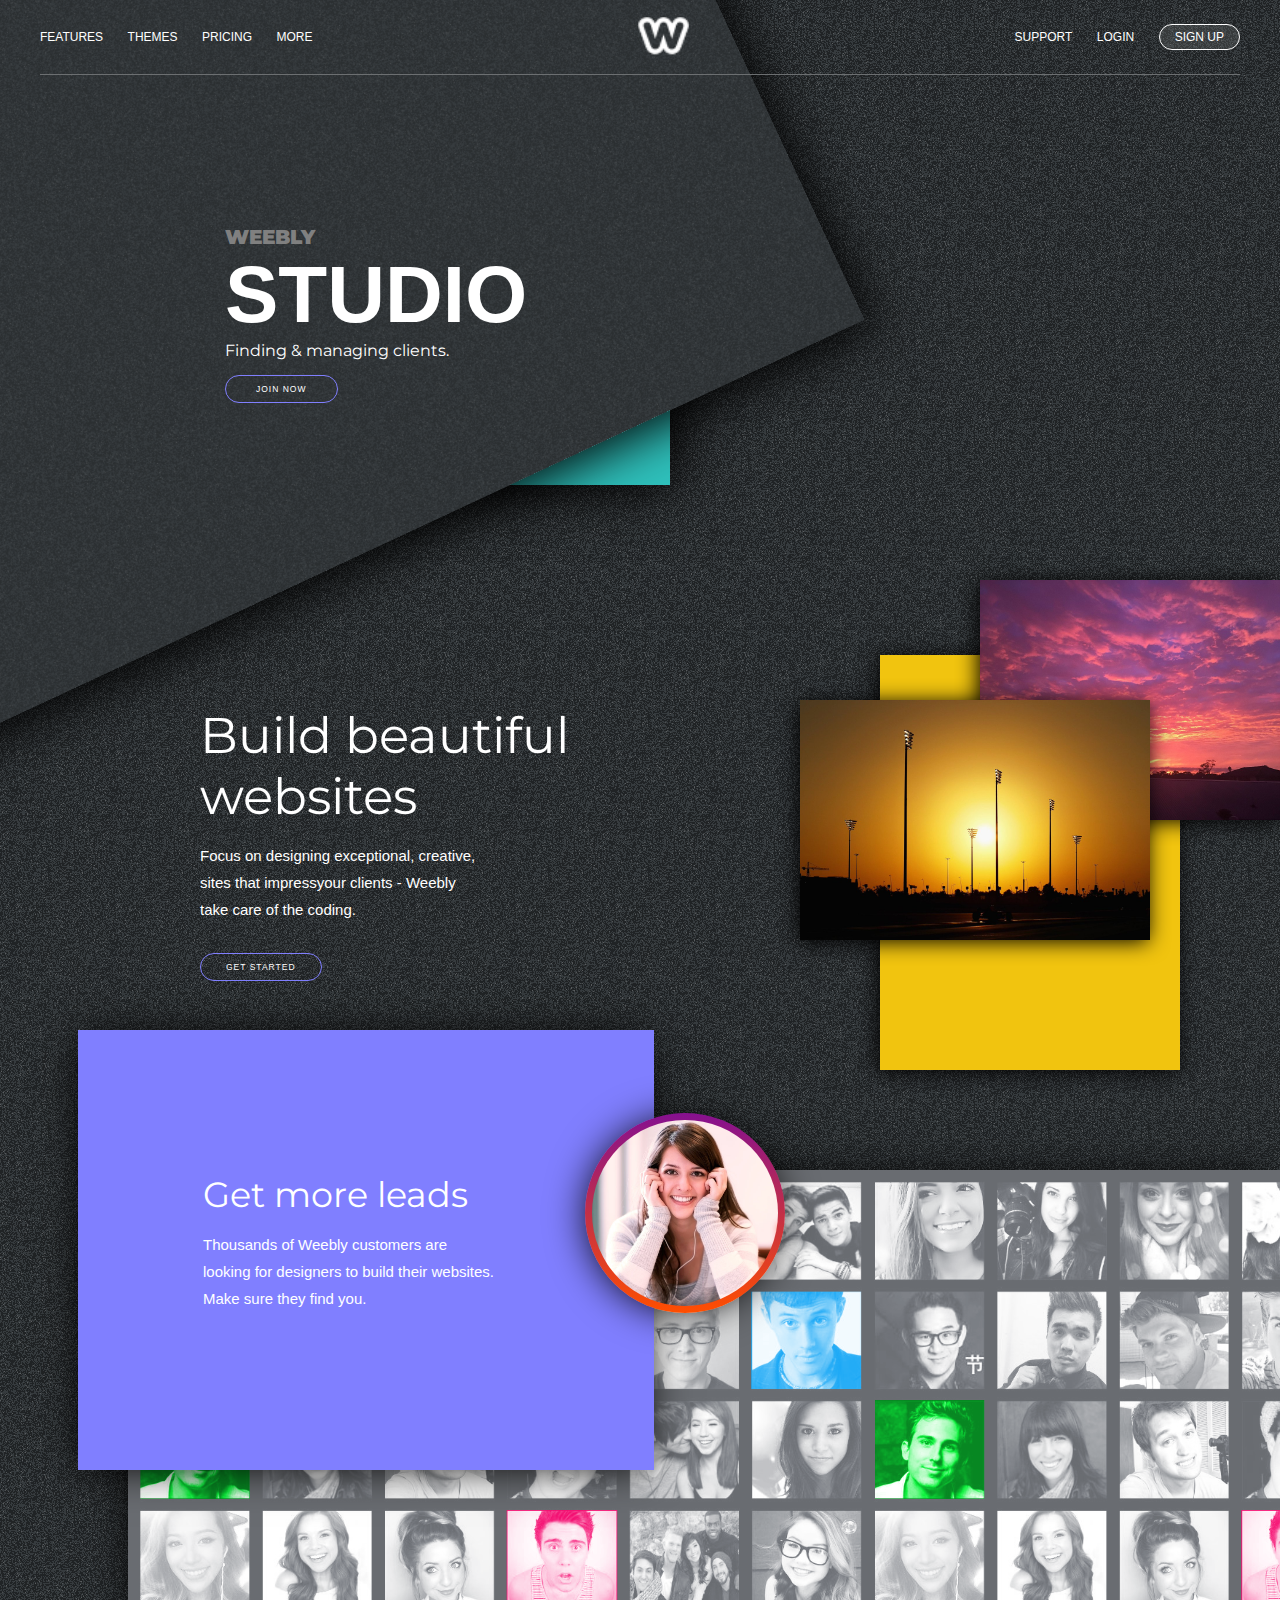
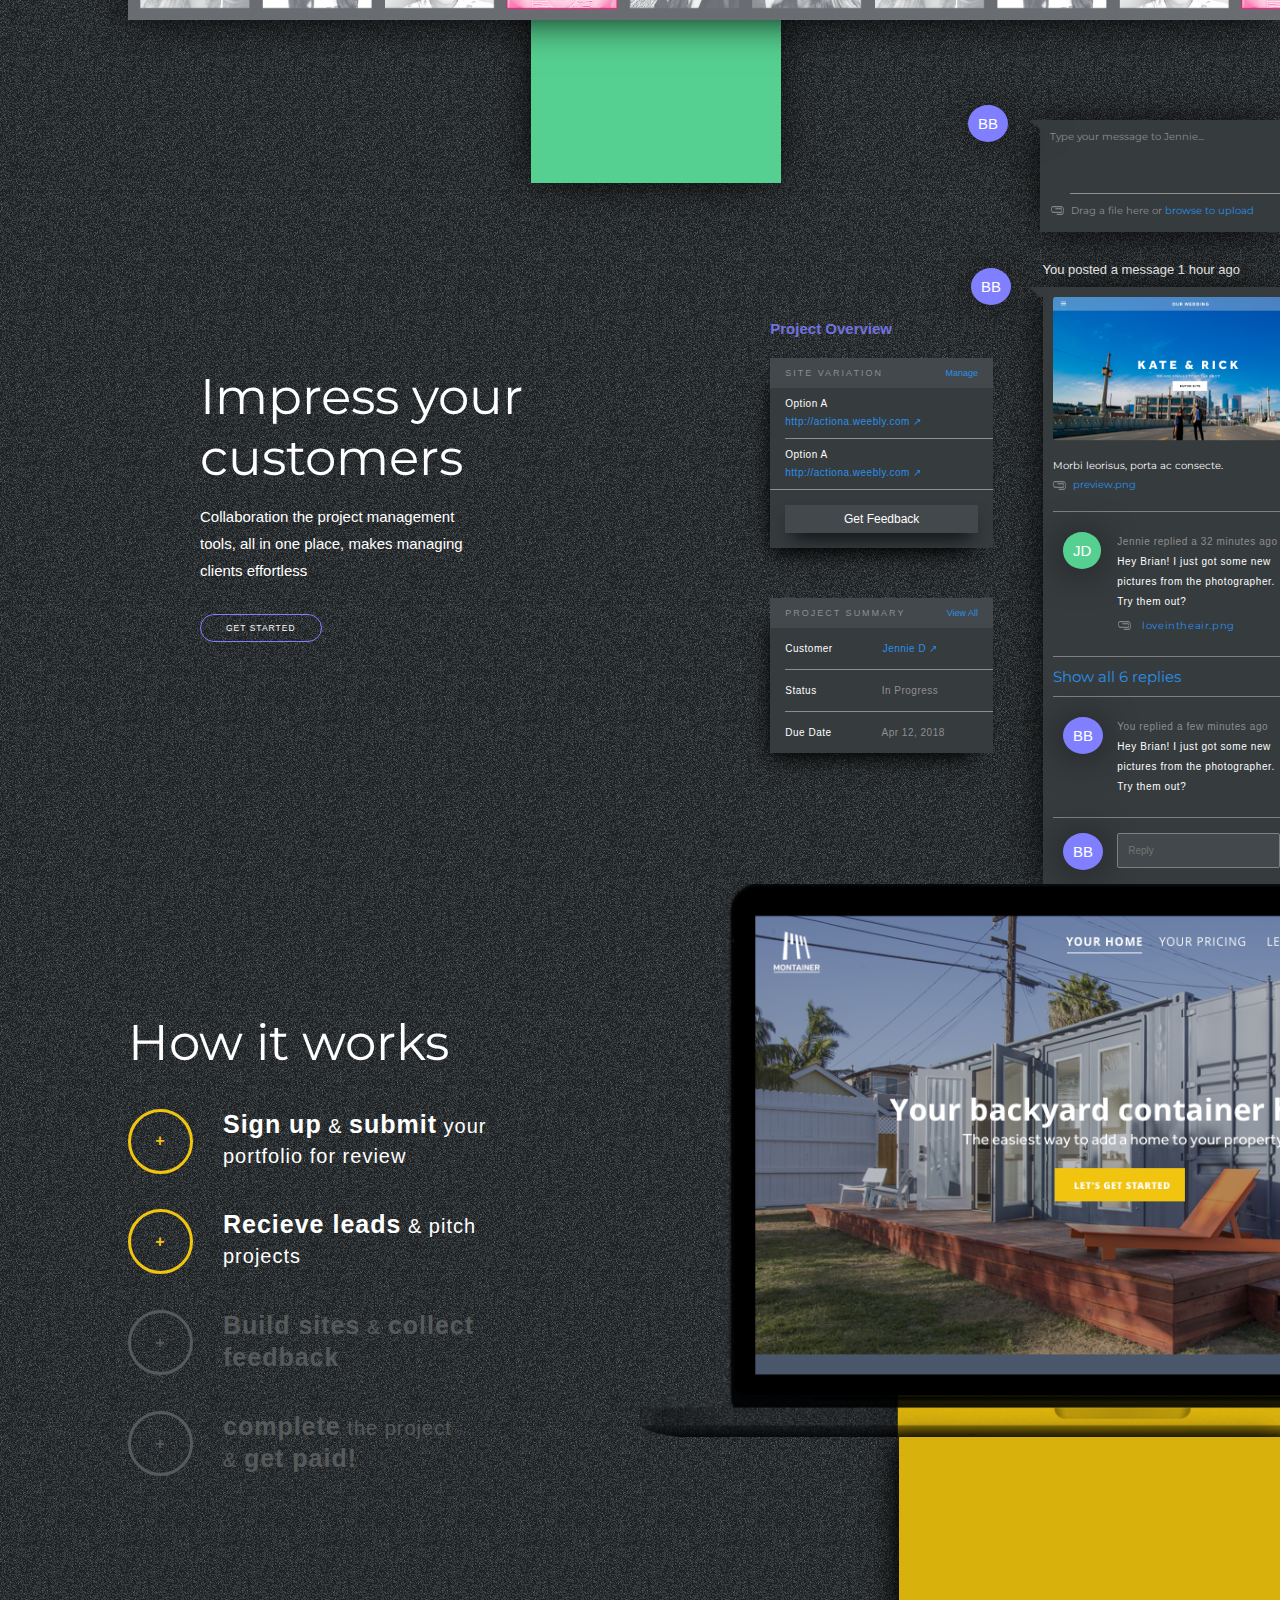
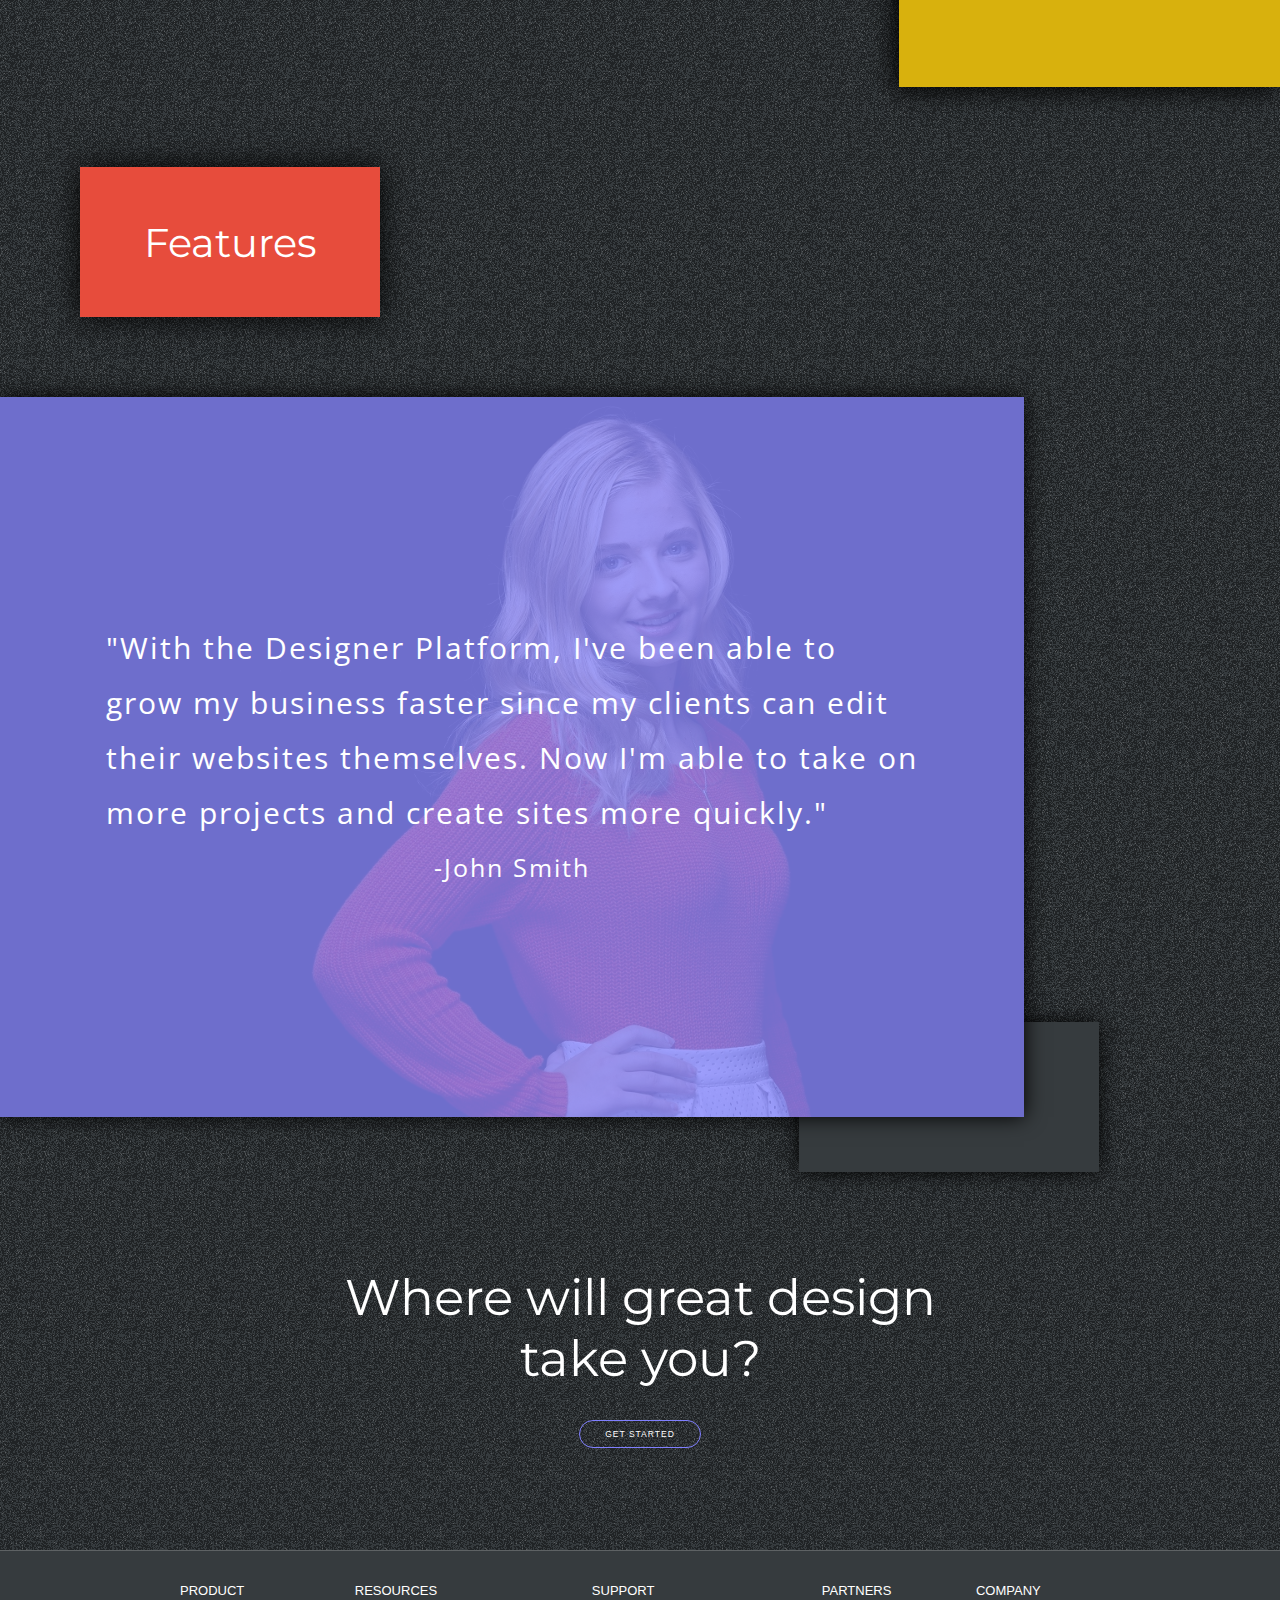
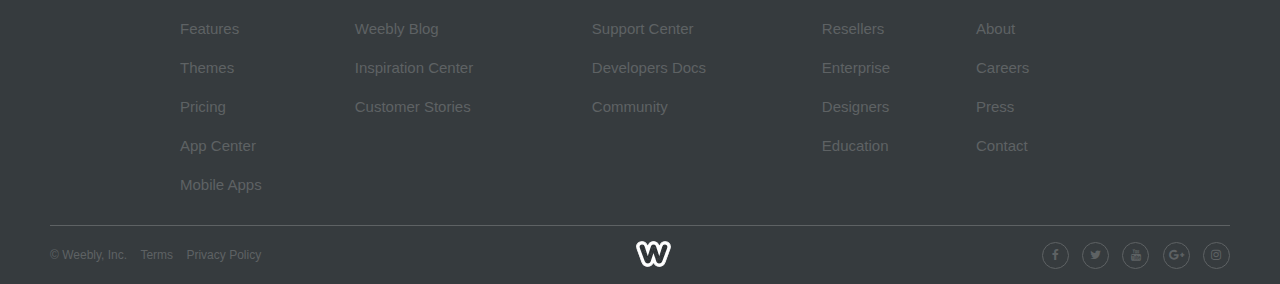
<file: Templates/T1/index.html>
<!DOCTYPE html>
<html>
<head>
	<title>Vinay Saptak</title>
	<meta charset="utf-8">
	<meta name="viewport" content="width=device-width, initial-scale=1.0">
	<link rel="stylesheet" type="text/css" href="css/master.css">
	<link rel="icon" href="img/title.ico">
	<link href="https://fonts.googleapis.com/css?family=Montserrat:700|Raleway|Roboto+Mono|Source+Sans+Pro:400,900" rel="stylesheet">
	<link href="https://fonts.googleapis.com/css?family=Open+Sans+Condensed:300" rel="stylesheet">
	<link rel="stylesheet" href="https://cdnjs.cloudflare.com/ajax/libs/font-awesome/4.7.0/css/font-awesome.min.css">
</head>
<body onload="best()">
	<section class="main">
		<nav>
			<div class="left">
				<a href="#">FEATURES</a> 
				<a href="#">THEMES</a> 
				<a href="#">PRICING</a> 
				<a href="#">MORE</a>
			</div>
			<div class="middle">
				<a href="#"><img src="img/w.png" alt="title" height="50px"></a>
			</div>
			<div class="right">
				<a href="#">SUPPORT</a> 
				<a href="#">LOGIN</a> 
				<a href="#" class="signup">SIGN UP</a>
			</div>
		</nav>
		<div class="divBlue"></div>
		<div class="divRot"></div>
		<div class="head1">
			<span class="head-weebly"><strong>WEEBLY</strong></span>
			<br />
			<span class="head-studio"><strong>STUDIO</strong></span>
			<br />
			<span class="head-studio1">Finding & managing clients.</span>
			<br />
			<br />
			<a class="join1" href="#" title="Join Us">JOIN NOW</a>
		</div>	
	</section>
	<section class="content1">
		<div class="content-left">
			<span>Build beautiful websites</span>
			<p>Focus on designing exceptional, creative,<br>sites that impressyour clients - Weebly<br>take care of the coding.</p><br>
			<a href="#" >GET STARTED</a>
		</div>
		<div class="content-right">
			<div class="yellow-box">
				<img src="img/pinkbg.jpg" class="imgbg-pink">
				<img src="img/yellowbg.jpg" class="imgbg-yellow">
			</div>
		</div>
	</section>
	<section class="content2">
		<div class="multi-images-content2">
			<div class="content2-blue">
				<span>Get more leads</span>
				<p>Thousands of Weebly customers are<br />looking for designers to build their websites.<br />Make sure they find you.</p>
			</div>
			<div class="content2-green"></div>
			<div class="img-class">
				<img src="img/girlbg.jpg" alt="girl">
			</div>
		</div>
	</section>
	<section class="content3">
		<div class="content3-left">
			<div class="c3-lft">
				<span>Impress your customers</span>
				<p>Collaboration the project management<br>tools, all in one place, makes managing<br>clients effortless</p><br>
				<a href="#" >GET STARTED</a>
			</div>
		</div>
		<div class="mid1">
			<div class="mid-text">
				<div class="first">
					<span class="project"><strong>Project Overview</strong></span>
				</div>
				<div class="second">
					<div class="title1">
						SITE VARIATION <span>Manage</span>
					</div>
					<div class="question">
						<div>
							Option A<br><span>http://actiona.weebly.com  &#8599;</span>
						</div>
						<div>
							Option A<br><span>http://actiona.weebly.com  &#8599;</span>
						</div>
					</div>
					<div class="button0">
						<div class="button">Get Feedback</div>
					</div>
				</div>
				<div class="third">
					<div class="title2">
						PROJECT SUMMARY <span>View All</span>
					</div>
					<div class="tab">
						<div>
							Customer<span>Jennie D  &#8599;</span>
						</div>
						<div>
							Status<span>In Progress</span>
						</div>
						<div>
							Due Date<span>Apr 12, 2018</span>
						</div>
					</div>
				</div>
			</div>
		</div>
		<div class="content3-right">
			<div class="bahar1">BB</div>
			<div class="right-box1">
				<span>Type your message to Jennie...</span>
				<div class="andar1">
					<img class="img0" src="img/corner.png">
					<img class="img1" src="img/attachment.png">
					<p>Drag a file here or <span>browse to upload</span></p>
				</div>
			</div><br>
			<div class="right-text">You posted a message 1 hour ago</div>
			<div class="bahar2">BB</div>
			<div class="right-box2">
				<div class="part1">
					<img class="img2" src="img/corner.png">
					<img class="img-kate" src="img/kate.png">
					<br>
					<span>Morbi leorisus, porta ac consecte.</span><br>
					<img class="img3" src="img/attachment.png">
					<span class="span-blue">preview.png</span>
				</div>
				<div class="part2">
					<div class="part2-1">
						<div>JD</div>
					</div>
					<div class="part2-2">
						<span>Jennie replied a 32 minutes ago</span><br>Hey Brian! I just got some new<br>pictures from the photographer.<br>Try them out?
						<img class="img4" src="img/attachment.png">
						<span class="span-blue">loveintheair.png</span>
					</div>
				</div>
				<div>
					<span class="head">Show all 6 replies</span>
				</div>
				<div class="part3">
					<div class="part2-1">
						<div>BB</div>
					</div>
					<div class="part2-2">
						<span>You replied a few minutes ago</span><br>Hey Brian! I just got some new<br>pictures from the photographer.<br>Try them out?
					</div>
				</div>
				<div class="part4">
					<div class="part2-1">
						<div>BB</div>
					</div>
					<div class="part2-2">
						<form method="GET" action="#">
							<input type="text" name="reply" placeholder="Reply">
						</form>
					</div>
				</div>
			</div>
		</div>
	</section>
	<section class="content4">
		<div class="content4-left">
			<div class="content4-left-text">
				<span class="how">How it works</span>
				<div class="txt-plus">
					<div class="pp1">
						<div class="plus1">
							<strong>+</strong>
						</div>
						<div class="plus1-1">
							<span>Sign up</span> & 
							<span>submit</span> your<br>
							portfolio for review
						</div>
					</div>
					<div class="pp1">
						<div class="plus1">
							<strong>+</strong>
						</div>
						<div class="plus1-1">
							<span>Recieve leads</span> & pitch<br>
							projects
						</div>
					</div>
					<div class="pp1" id="vin">
						<div class="plus1">
							<strong>+</strong>
						</div>
						<div class="plus1-1">
							<span>Build sites</span> & 
							<span>collect<br> feedback</span>
						</div>
					</div>
					<div class="pp1" id="vin">
						<div class="plus1">
							<strong>+</strong>
						</div>
						<div class="plus1-1">
							<span>complete</span> the project<br>
							& <span>get paid!</span>
						</div>
					</div>
					
				</div>
			</div>
		</div>
		<div class="content4-right">
			<div class="img-container">
				<img src="img/lappy.png">
			</div>
			<div class="yellow-container"></div>
		</div>
	</section>
	<section class="content5">
		<div class="feature">
			Features
		</div>
		<div class="feat-gal">
			<div class="gal">
				"With the Designer Platform, I've been able to<br>grow my business faster since my clients can edit<br>their websites themselves. Now I'm able to take on<br>more projects and create sites more quickly."
				<span>-John Smith</span>

			</div>
			<div class="gal-grey"></div>
		</div>
	</section>
	<section class="content6">
		<div class="sixth-content">
			Where will great design<br>take you?<br>
				<a href="#" >GET STARTED</a>
		</div>
	</section>
	<footer>
		<div class="footer-menu">
			<table cellpadding="10">
				<th>
					PRODUCT	
				</th>
				<th>
					RESOURCES	
				</th>
				<th>
					SUPPORT	
				</th>
				<th>
					PARTNERS	
				</th>
				<th>
					COMPANY
				</th>

				<tr>
					<td>
						<a href="#" >Features</a>
					</td>
					<td>
						<a href="#" >Weebly Blog</a>
					</td>
					<td>
						<a href="#" >Support Center</a>
					</td>
					<td>
						<a href="#" >Resellers</a>
					</td>
					<td>
						<a href="#" >About</a>
					</td>
				</tr>
				<tr>
					<td>
						<a href="#" >Themes</a>
					</td>
					<td>
						<a href="#" >Inspiration Center</a>
					</td>
					<td>
						<a href="#" >Developers Docs</a>
					</td>
					<td>
						<a href="#" >Enterprise</a>
					</td>
					<td>
						<a href="#" >Careers</a>
					</td>
				</tr>
				<tr>
					<td>
						<a href="#" >Pricing</a>
					</td>
					<td>
						<a href="#" >Customer Stories</a>
					</td>
					<td>
						<a href="#" >Community</a>
					</td>
					<td>
						<a href="#" >Designers</a>
					</td>
					<td>
						<a href="#" >Press</a>
					</td>
				</tr>
				<tr>
					<td>
						<a href="#" >App Center</a>
					</td>
					<td>
						
					</td>
					<td>
						
					</td>
					<td>
						<a href="#" >Education</a>
					</td>
					<td>
						<a href="#" >Contact</a>
					</td>
				</tr>
				<tr>
					<td>
						<a href="#" >Mobile Apps</a>
					</td>
					<td>
						
					</td>
					<td>
						
					</td>
					<td>
						
					</td>
					<td>
						
					</td>
				</tr>
			</table>
		</div>
		<div class="footer-end">
			<div class="end1">
				<a href="#">&copy; Weebly, Inc.</a> <a href="#">Terms</a> <a href="#"> Privacy Policy</a>
			</div>
			<div class="end3">
				<a href="#"><img src="img/w.png" alt="title" height="35px"></a>
			</div>
			<div class="end2">
				<a href="#"><i class="fa fa-facebook-f"></i></a> 
				<a href="#"><i class="fa fa-twitter"></i></a> 
				<a href="#"><i class="fa fa-youtube"></i></a> 
				<a href="#"><i class="fa fa-google-plus"></i></a> 
				<a href="#"><i class="fa fa-instagram"></i></a>
			</div>
		</div>
	</footer>
	<script type="text/javascript">
		function best(){
			alert("Best View in Chrome & The Design is not Responsive");
		}
	</script>
</body>
</html>
</file>
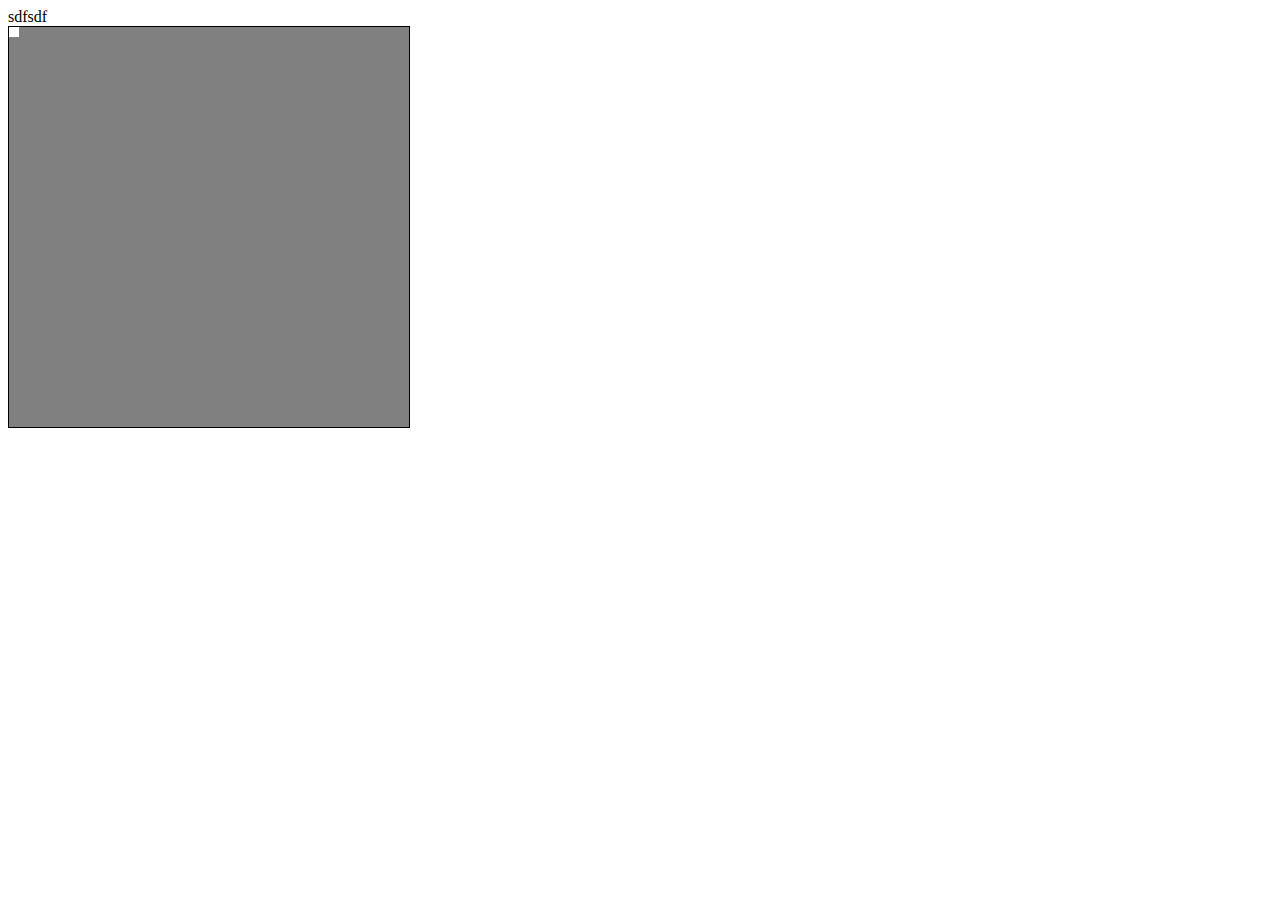
<file: WorkStation/SnakeGame/index.html>
<!DOCTYPE html>
<html lang="en">
<head>
    <meta charset="UTF-8">
    <meta name="viewport" content="width=device-width, initial-scale=1.0">
    <meta http-equiv="X-UA-Compatible" content="ie=edge">
    <title>Game</title>
    <link rel="stylesheet" href="main.css">
</head>
<body>
    <section id = "sec-main">
        <div id="sec-menu">
            sdfsdf
        </div>
        <div id="sec-arena">
            <canvas id="arena" width="400" height="400">

            </canvas>
        </div>
    </section>
    <section id = "sec-StartGame">
        <button id="main-play" class="cls_play">Play Game</button>
    </section>
    <script src="main.js"></script>
    <script>
        main();
        setInterval(draw,100);
    </script>
</body>
</html>
</file>
<file: Templates/T1/css/master.css>
body {
  margin: 0;
  padding: 0;
  background: url(../img/bg.png); }

.main {
  font-family: Arial, Helvetica, sans-serif; }
  .main .divBlue {
    background-color: #2fc1bc;
    height: 410px;
    width: 670px;
    box-shadow: 3px 3px 50px 1px black; }
  .main .divRot {
    height: 1000px;
    width: 1105px;
    background: url(../img/bg1.png);
    box-shadow: 5px 10px 50px 1px #000000eb;
    transform: rotate(-25deg);
    position: absolute;
    top: -400px;
    left: -400px; }
  .main .head1 {
    height: 335px;
    box-sizing: border-box;
    position: absolute;
    top: 150px;
    left: 150px;
    width: 520px;
    padding: 75px; }

.head1 .head-weebly {
  color: gray;
  font-family: 'Montserrat', sans-serif;
  font-weight: 700;
  font-size: 20px; }
.head1 .head-studio {
  color: white;
  font-size: 80px; }
.head1 .head-studio1 {
  color: white;
  font-family: 'Montserrat', sans-serif; }
.head1 .join1 {
  border: 1px solid #807fff;
  border-radius: 20px;
  font-family: 'Monda', sans-serif;
  color: white;
  font-size: 8.5px;
  letter-spacing: 1px;
  padding: 8px 30px;
  text-decoration: none;
  transition: 0.2s; }
  .head1 .join1:hover {
    box-shadow: 2px 2px 20px black; }

nav {
  display: flex;
  justify-content: space-between;
  position: relative;
  margin: 0 40px;
  border-bottom: 1px solid #6c6f71;
  z-index: 1; }
  nav .left {
    grid-area: left; }
    nav .left a {
      margin-right: 20px; }
  nav .middle {
    grid-area: middle;
    text-align: center; }
    nav .middle a {
      padding: 10px; }
  nav .right {
    text-align: right;
    grid-area: right; }
    nav .right a {
      margin-left: 20px; }
  nav a {
    color: white;
    font-size: 12px;
    padding: 30px 0;
    text-decoration: none;
    display: inline-block; }
    nav a:hover {
      color: #2fc1bc;
      transform: scale(1.2);
      text-shadow: 0 0 20px #2fc1bc; }
  nav .signup {
    background: rgba(108, 111, 113, 0.3);
    border: 1px solid white;
    border-radius: 20px;
    padding: 5px 15px; }

.content1 {
  display: flex;
  margin-top: 170px; }
  .content1 .content-left {
    width: 50%;
    padding: 50px 0 50px 200px;
    color: white;
    box-sizing: border-box; }
    .content1 .content-left span {
      font-family: 'Montserrat', sans-serif;
      font-size: 50px; }
    .content1 .content-left p {
      font-family: 'Monda', sans-serif;
      font-size: 15px;
      line-height: 1.8; }
    .content1 .content-left a {
      border: 1px solid #807fff;
      font-family: 'Monda', sans-serif;
      border-radius: 20px;
      font-size: 8.5px;
      letter-spacing: 1px;
      color: white;
      padding: 8px 25px;
      text-decoration: none;
      transition: 0.2s; }
      .content1 .content-left a:hover {
        box-shadow: 2px 2px 20px black; }
  .content1 .content-right {
    display: flex;
    justify-content: flex-end;
    width: 50%; }
    .content1 .content-right .yellow-box {
      margin-right: 100px;
      height: 415px;
      box-shadow: -2px 2px 20px 0.1px black;
      width: 300px;
      background-color: #f1c40f; }
      .content1 .content-right .yellow-box .imgbg-pink {
        position: absolute;
        height: 240px;
        width: 300px;
        right: 0;
        box-shadow: -2px 2px 20px 0.1px black;
        top: 580px; }
      .content1 .content-right .yellow-box .imgbg-yellow {
        position: absolute;
        height: 240px;
        width: 350px;
        box-shadow: -2px 2px 20px 0.1px black;
        right: 130px;
        top: 700px; }

.content2 .multi-images-content2 {
  height: 450px;
  margin: 100px 0 0 10%;
  background-image: url(../img/grid-collage.png);
  background-repeat: repeat-x;
  background-size: auto 100%;
  box-shadow: -2px 2px 40px -5px black; }
  .content2 .multi-images-content2 .content2-blue {
    box-sizing: border-box;
    display: flex;
    flex-direction: column;
    justify-content: center;
    padding: 0 125px;
    color: white;
    position: relative;
    height: 440px;
    top: -140px;
    left: -50px;
    width: 50%;
    box-shadow: -2px 2px 40px -5px black;
    background-color: #807fff; }
    .content2 .multi-images-content2 .content2-blue span {
      font-family: 'Montserrat', sans-serif;
      font-size: 35px; }
    .content2 .multi-images-content2 .content2-blue p {
      font-family: 'Monda', sans-serif;
      font-size: 15px;
      line-height: 1.8; }
  .content2 .multi-images-content2 .content2-green {
    position: relative;
    top: -30px;
    left: 35%;
    width: 250px;
    height: 45%;
    background-color: #56d090;
    box-shadow: -2px 2px 40px -5px black;
    z-index: -1; }
  .content2 .multi-images-content2 .img-class {
    background-color: red;
    height: 200px;
    width: 200px;
    top: -700px;
    text-align: center;
    left: 457px;
    border-radius: 50%;
    position: relative;
    background: linear-gradient(to bottom, #86108f, #ff4e00);
    box-shadow: -2px 2px 40px -5px black; }
    .content2 .multi-images-content2 .img-class img {
      margin: 7px;
      height: 186px;
      border-radius: 50%; }

.content3 {
  margin-top: 100px;
  display: flex; }
  .content3 .content3-left {
    width: 80vw;
    height: 760px;
    display: flex;
    flex-direction: column;
    justify-content: center; }
    .content3 .content3-left .c3-lft {
      margin-left: 200px;
      color: white;
      box-sizing: border-box; }
      .content3 .content3-left .c3-lft span {
        font-family: 'Montserrat', sans-serif;
        font-size: 50px; }
      .content3 .content3-left .c3-lft p {
        font-family: 'Monda', sans-serif;
        font-size: 15px;
        line-height: 1.8; }
      .content3 .content3-left .c3-lft a {
        border: 1px solid #807fff;
        font-family: 'Monda', sans-serif;
        border-radius: 20px;
        font-size: 8.5px;
        letter-spacing: 1px;
        color: white;
        padding: 8px 25px;
        text-decoration: none;
        transition: 0.2s; }
        .content3 .content3-left .c3-lft a:hover {
          box-shadow: 2px 2px 20px black; }
  .content3 .content3-right {
    width: 400px;
    text-align: right; }
    .content3 .content3-right .right-box1 {
      box-sizing: border-box;
      padding: 10px 0 5px 10px;
      text-align: left;
      box-shadow: -2px 2px 40px -5px black;
      font-family: 'Montserrat', sans-serif;
      font-size: 10px;
      color: #8e8e8e;
      display: inline-block;
      background-color: #363b3e; }
      .content3 .content3-right .right-box1 .andar1 {
        padding: 10px 0;
        width: 210px;
        border-top: 0.5px solid #8e8e8e;
        margin-top: 50px;
        margin-left: 20px; }
        .content3 .content3-right .right-box1 .andar1 .img0 {
          box-shadow: -3px 0 40px -3px black;
          position: relative;
          left: -40px;
          top: -84px; }
        .content3 .content3-right .right-box1 .andar1 .img1 {
          position: relative;
          height: 9px;
          left: -37px;
          top: 1px;
          width: 13px; }
        .content3 .content3-right .right-box1 .andar1 p {
          margin-left: -33px;
          display: inline; }
          .content3 .content3-right .right-box1 .andar1 p span {
            color: #2990ea; }
    .content3 .content3-right .bahar1 {
      border: none;
      color: white;
      position: relative;
      padding: 10px;
      top: -85px;
      left: -28px;
      display: inline;
      box-shadow: -2px 2px 40px -5px black;
      font-family: 'Monda', sans-serif;
      border-radius: 50%;
      background-color: #807fff;
      font-size: 15px; }
    .content3 .content3-right .right-text {
      color: white;
      font-family: 'Monda', sans-serif;
      font-size: 13px;
      margin-top: 20px;
      padding: 10px 40px; }
    .content3 .content3-right .bahar2 {
      border: none;
      color: white;
      position: relative;
      padding: 10px;
      top: -565px;
      left: -28px;
      display: inline;
      box-shadow: -2px 2px 40px -5px black;
      font-family: 'Monda', sans-serif;
      border-radius: 50%;
      background-color: #807fff;
      font-size: 15px; }
    .content3 .content3-right .right-box2 {
      box-sizing: border-box;
      padding: 10px 0 0 10px;
      text-align: left;
      box-shadow: -2px 2px 40px -5px black;
      font-family: 'Montserrat', sans-serif;
      font-size: 10px;
      color: white;
      display: inline-block;
      background-color: #363b3e; }
      .content3 .content3-right .right-box2 .part1 .img2 {
        position: absolute;
        right: 236px;
        top: 1887px; }
      .content3 .content3-right .right-box2 .part1 .img-kate {
        width: 230px;
        margin-bottom: 15px;
        margin-right: -3px; }
      .content3 .content3-right .right-box2 .part1 .img3 {
        position: relative;
        height: 9px;
        left: 0px;
        top: 8px;
        width: 13px; }
      .content3 .content3-right .right-box2 .part1 .span-blue {
        margin-top: -7px;
        margin-left: 20px;
        display: block;
        color: #2990ea; }
      .content3 .content3-right .right-box2 .part2, .content3 .content3-right .right-box2 .part3, .content3 .content3-right .right-box2 .part4 {
        display: flex;
        padding: 10px 0;
        margin: 20px 0 10px 0;
        font-family: 'Monda', sans-serif;
        border-top: 0.5px solid grey;
        border-bottom: 0.5px solid grey; }
        .content3 .content3-right .right-box2 .part2 .part2-1, .content3 .content3-right .right-box2 .part3 .part2-1, .content3 .content3-right .right-box2 .part4 .part2-1 {
          width: 25%;
          padding: 20px 0 20px 10px; }
          .content3 .content3-right .right-box2 .part2 .part2-1 div, .content3 .content3-right .right-box2 .part3 .part2-1 div, .content3 .content3-right .right-box2 .part4 .part2-1 div {
            border: none;
            color: white;
            padding: 10px;
            display: inline;
            box-shadow: -2px 2px 40px -5px black;
            border-radius: 50%;
            background-color: #56d090;
            font-size: 15px; }
        .content3 .content3-right .right-box2 .part2 .part2-2, .content3 .content3-right .right-box2 .part3 .part2-2, .content3 .content3-right .right-box2 .part4 .part2-2 {
          width: 75%;
          line-height: 20px;
          letter-spacing: 0.6px;
          padding: 10px 0 10px 0px; }
          .content3 .content3-right .right-box2 .part2 .part2-2 span, .content3 .content3-right .right-box2 .part3 .part2-2 span, .content3 .content3-right .right-box2 .part4 .part2-2 span {
            color: #8e8e8e; }
          .content3 .content3-right .right-box2 .part2 .part2-2 .span-blue, .content3 .content3-right .right-box2 .part3 .part2-2 .span-blue, .content3 .content3-right .right-box2 .part4 .part2-2 .span-blue {
            margin-top: 4px;
            margin-left: 25px;
            display: block;
            color: #2990ea;
            font-family: 'Montserrat', sans-serif; }
          .content3 .content3-right .right-box2 .part2 .part2-2 .img4, .content3 .content3-right .right-box2 .part3 .part2-2 .img4, .content3 .content3-right .right-box2 .part4 .part2-2 .img4 {
            position: relative;
            height: 9px;
            left: -72px;
            top: 25px;
            width: 13px; }
      .content3 .content3-right .right-box2 .head {
        color: #2990ea;
        font-size: 15px; }
      .content3 .content3-right .right-box2 .part3 {
        margin-top: 10px; }
        .content3 .content3-right .right-box2 .part3 .part2-1 > div {
          background-color: #807fff; }
      .content3 .content3-right .right-box2 .part4 {
        border: none;
        margin-top: -15px;
        margin-bottom: -6px; }
        .content3 .content3-right .right-box2 .part4 .part2-1 > div {
          background-color: #807fff; }
        .content3 .content3-right .right-box2 .part4 .part2-2 input[type=text], .content3 .content3-right .right-box2 .part4 .part2-2 select {
          color: white;
          width: 100%;
          padding: 5px 10px;
          font-size: 10px;
          height: 35px;
          margin-right: -2px;
          display: inline-block;
          border: 1px solid grey;
          border-radius: 2px;
          background-color: #42484b;
          box-sizing: border-box; }
  .content3 .mid1 {
    height: 500px;
    position: relative;
    width: 300px;
    top: 200px;
    right: -10px;
    display: block; }
    .content3 .mid1 .first .project {
      color: #7172de;
      font-family: sans-serif;
      font-size: 15px; }
    .content3 .mid1 .second, .content3 .mid1 .third {
      margin-top: 20px;
      font-family: sans-serif;
      font-size: 9px;
      background-color: #363b3e;
      box-shadow: -10px 15px 20px -10px black; }
      .content3 .mid1 .second .title1, .content3 .mid1 .second .title2, .content3 .mid1 .third .title1, .content3 .mid1 .third .title2 {
        padding: 10px 15px;
        letter-spacing: 2px;
        color: #8e8e8e;
        background-color: #42484b; }
        .content3 .mid1 .second .title1 span, .content3 .mid1 .second .title2 span, .content3 .mid1 .third .title1 span, .content3 .mid1 .third .title2 span {
          letter-spacing: 0;
          float: right;
          color: #2990ea; }
      .content3 .mid1 .second .question, .content3 .mid1 .third .question {
        color: white;
        line-height: 18px;
        padding-left: 15px;
        letter-spacing: 0.5px;
        border-bottom: 1px solid #8e8e8e; }
        .content3 .mid1 .second .question div, .content3 .mid1 .third .question div {
          font-size: 10px;
          padding: 7px 0; }
          .content3 .mid1 .second .question div span, .content3 .mid1 .third .question div span {
            color: #2990ea; }
        .content3 .mid1 .second .question div:first-child, .content3 .mid1 .third .question div:first-child {
          border-bottom: 1px solid #8e8e8e; }
      .content3 .mid1 .second .button, .content3 .mid1 .third .button {
        text-align: center;
        padding: 7px;
        color: white;
        background-color: #42484b;
        box-shadow: 0 10px 20px -7px black;
        font-family: sans-serif;
        font-size: 12px; }
      .content3 .mid1 .second .button0, .content3 .mid1 .third .button0 {
        padding: 15px; }
    .content3 .mid1 .third {
      margin-top: 50px; }
      .content3 .mid1 .third .tab {
        color: white;
        font-family: sans-serif;
        letter-spacing: 0.5px;
        font-size: 10px;
        padding: 0 0 0 15px; }
        .content3 .mid1 .third .tab div {
          border-bottom: 1px solid #8e8e8e;
          padding: 15px 0; }
          .content3 .mid1 .third .tab div span {
            margin-left: 50px;
            color: #8e8e8e; }
        .content3 .mid1 .third .tab div:first-child span {
          color: #2990ea; }
        .content3 .mid1 .third .tab div:last-child {
          border: none; }
        .content3 .mid1 .third .tab div:nth-child(even) span {
          margin-left: 65px; }

.content4 {
  display: flex; }
  .content4 .content4-left {
    width: 50%;
    color: white;
    font-family: 'Montserrat', sans-serif; }
    .content4 .content4-left .content4-left-text {
      text-align: left;
      margin-top: 20%;
      margin-left: 20%; }
      .content4 .content4-left .content4-left-text .how {
        font-size: 50px; }
      .content4 .content4-left .content4-left-text .txt-plus {
        text-align: left;
        font-family: sans-serif;
        letter-spacing: 1px; }
        .content4 .content4-left .content4-left-text .txt-plus .pp1 {
          margin-top: 7%;
          display: flex;
          justify-content: flex-start; }
          .content4 .content4-left .content4-left-text .txt-plus .pp1 .plus1 {
            height: 65px;
            width: 65px;
            display: inline-block;
            box-sizing: border-box;
            border: 3px solid #f1c40f;
            color: #f1c40f;
            border-radius: 50%;
            display: flex;
            justify-content: center;
            align-items: center; }
          .content4 .content4-left .content4-left-text .txt-plus .pp1 span {
            font-weight: bold;
            font-size: 25px; }
          .content4 .content4-left .content4-left-text .txt-plus .pp1 .plus1-1 {
            margin-left: 30px;
            line-height: 30px;
            font-size: 20px; }
        .content4 .content4-left .content4-left-text .txt-plus #vin {
          color: #575a5b !important; }
          .content4 .content4-left .content4-left-text .txt-plus #vin .plus1 {
            border: 3px solid #575a5b !important;
            color: #575a5b !important; }
  .content4 .content4-right {
    display: flex;
    width: 50%;
    flex-direction: column;
    align-items: flex-end; }
    .content4 .content4-right .img-container img {
      width: 100%; }
    .content4 .content4-right .yellow-container {
      margin-top: -4px;
      height: 250px;
      width: 59.6%;
      background-color: #d8b10d;
      box-shadow: -5px 3px 25px black; }

.content5 .feature {
  width: 300px;
  height: 150px;
  background-color: #e74c3c;
  display: flex;
  justify-content: center;
  align-items: center;
  color: white;
  font-size: 40px;
  font-family: "Montserrat", sans-serif;
  box-shadow: 0 0 30px black;
  margin: 80px; }
.content5 .feat-gal {
  width: 80vw;
  height: 80vh;
  background-image: url(../img/jackie.jpg);
  background-repeat: no-repeat;
  background-size: cover; }
  .content5 .feat-gal .gal {
    height: 100%;
    width: 100%;
    background: rgba(138, 137, 255, 0.8);
    color: white;
    display: flex;
    flex-direction: column;
    justify-content: center;
    align-items: center;
    font-family: 'Open Sans Condensed', sans-serif;
    letter-spacing: 2px;
    line-height: 55px;
    font-size: 30px;
    box-shadow: 0 0 20px black; }
    .content5 .feat-gal .gal span {
      font-size: 25px; }
  .content5 .feat-gal .gal-grey {
    position: relative;
    height: 150px;
    width: 300px;
    background: #363b3e;
    box-shadow: 0 0 20px black;
    top: -95px;
    z-index: -1;
    left: 78%; }

.content6 {
  margin: 100px 0;
  text-align: center;
  color: white;
  font-family: 'Montserrat', sans-serif;
  font-size: 50px;
  padding: 50px 0 0 0; }
  .content6 a {
    border: 1px solid #807fff;
    font-family: 'Monda', sans-serif;
    border-radius: 20px;
    font-size: 8.5px;
    letter-spacing: 1px;
    color: white;
    padding: 8px 25px;
    text-decoration: none;
    transition: 0.2s; }
    .content6 a:hover {
      box-shadow: 2px 2px 20px black; }

footer {
  background-color: #363b3e;
  border-top: 1px solid #5e6264;
  padding: 0 50px;
  color: #5e6264;
  font-family: 'Monda', sans-serif;
  font-size: 15px; }
  footer .footer-menu {
    padding: 20px 10%; }
    footer .footer-menu table {
      width: 100%;
      empty-cells: show; }
      footer .footer-menu table th {
        color: white;
        text-align: left;
        font-weight: normal;
        font-size: 13px; }
      footer .footer-menu table a {
        text-decoration: none;
        color: #5e6264; }
        footer .footer-menu table a:hover {
          color: #2fc1bc;
          transform: scale(1.1);
          text-shadow: 0 0 20px #2fc1bc; }
  footer .footer-end {
    border-top: 1px solid #5e6264;
    padding: 10px 0;
    color: #5e6264;
    font-family: 'Monda', sans-serif;
    font-size: 12px;
    display: flex;
    justify-content: space-between;
    align-items: center; }
    footer .footer-end a {
      padding: 0 5px;
      text-decoration: none;
      color: #5e6264; }
      footer .footer-end a:hover {
        color: #2fc1bc;
        transform: scale(1.2);
        text-shadow: 0 0 20px #2fc1bc; }
    footer .footer-end a:first-child {
      padding: 0 5px 0 0; }
    footer .footer-end a:last-child {
      padding: 0 0 0 5px; }
    footer .footer-end i {
      height: 15px;
      width: 15px;
      padding: 5px;
      display: inline-flex;
      justify-content: center;
      align-items: center;
      border-radius: 50%;
      border: 1px solid #5e6264; }
      footer .footer-end i:hover {
        border: 1px solid #2fc1bc; }

/*# sourceMappingURL=master.css.map */
</file>
<file: WorkStation/SnakeGame/main.css>
#sec-StartGame{
    position: absolute;
    background-color: rgba(0,0,0,.8);
    height: 100%;
    width: 100%;
    top: 0;
    left: 0;
    display: flex;
    align-items: center;
    justify-content: center;
    z-index: 5;
    visibility: hidden;
}
#main-play
{
    background-color: greenyellow;
    border-style: none;
    border-radius: 5px;
    box-shadow: 3px 3px 3px 2px #000000;
    padding: 10px 20px;
    cursor: pointer;
}
#main-play:active
{
    margin:2px 0px 0px 2px;
    box-shadow:none;
}
#arena{
    background-color: grey;
    border: 1px solid black;
}
</file>
